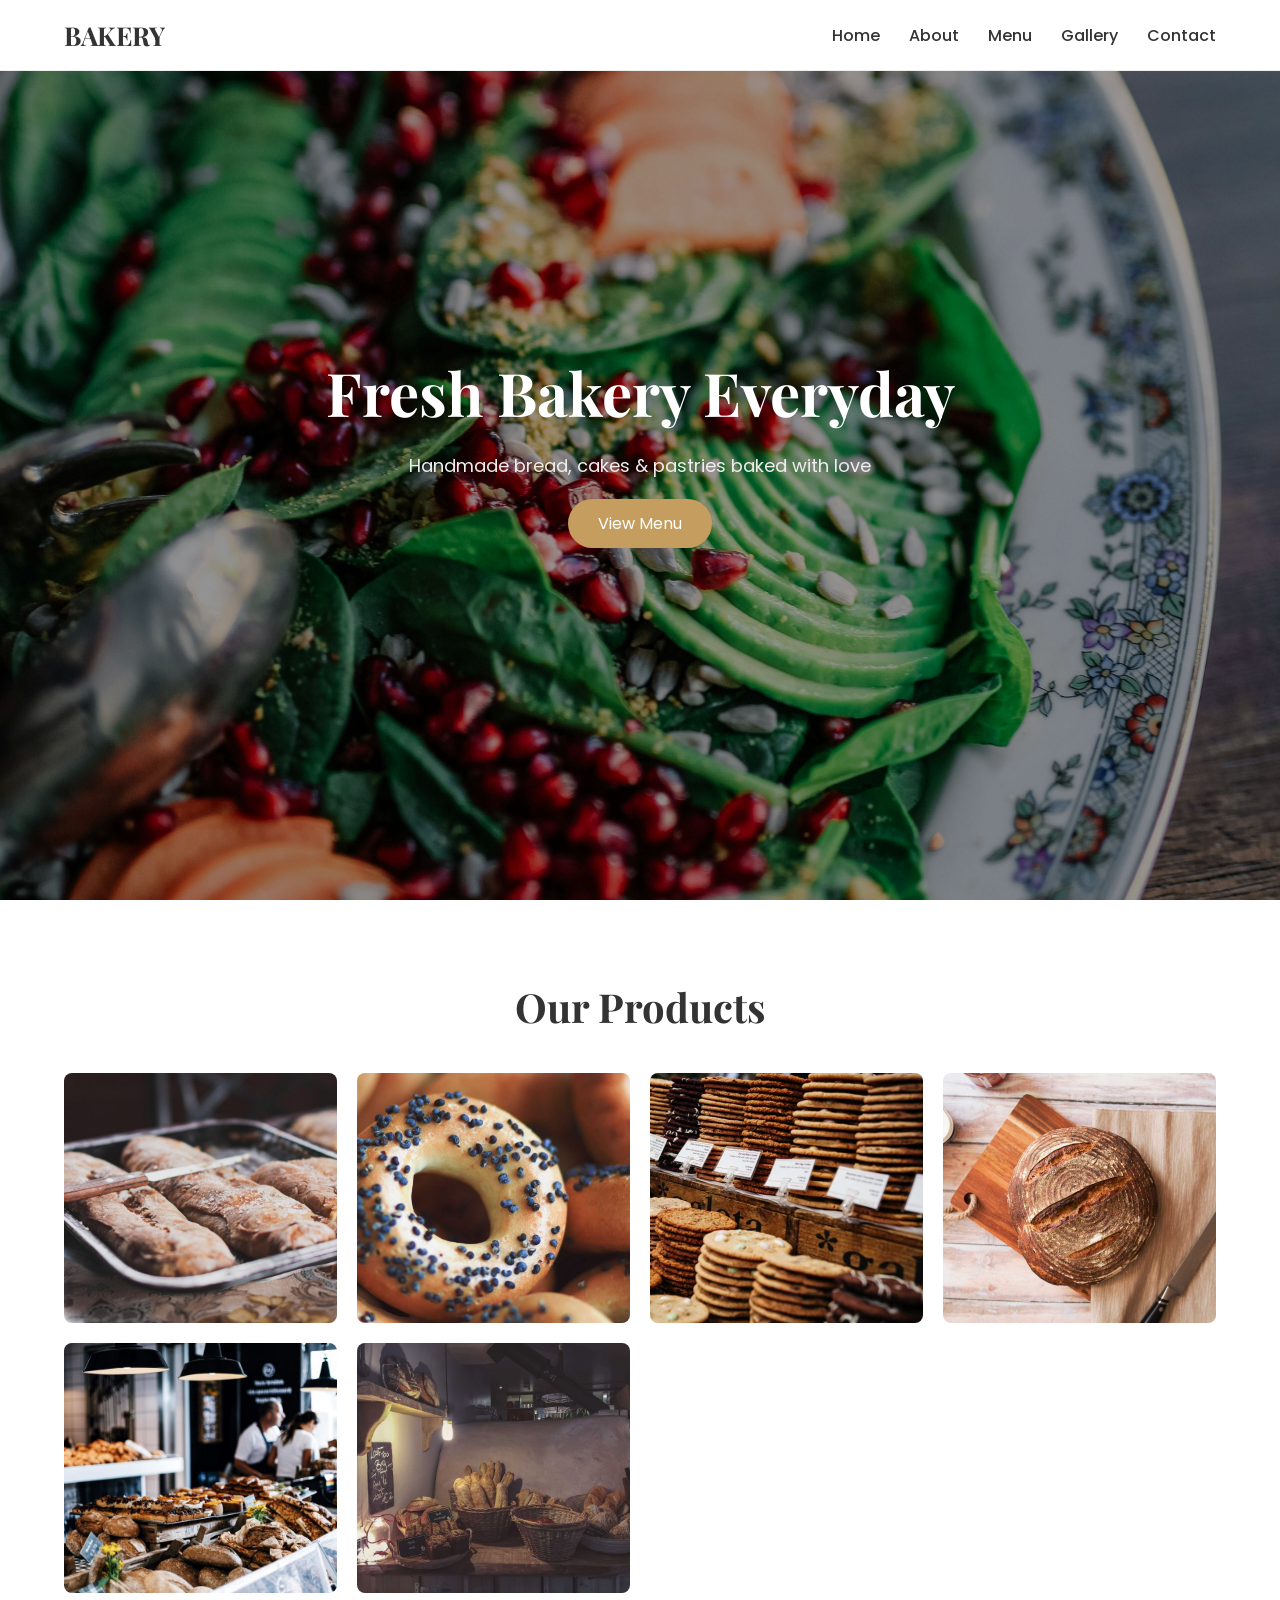
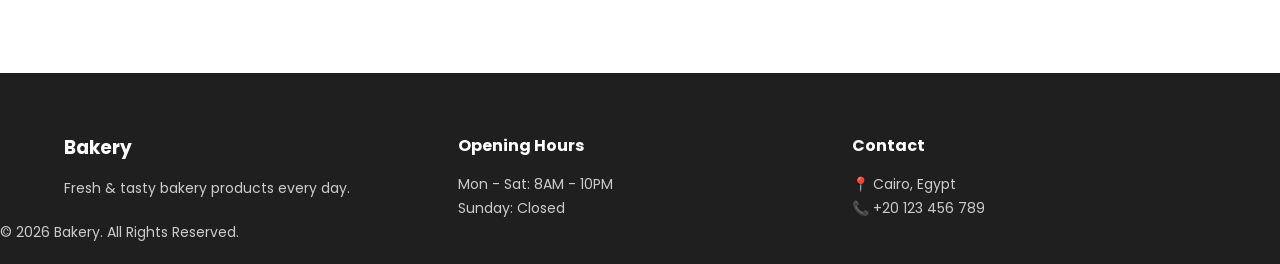
<file: BAKERY/index.htm>
<!DOCTYPE html>
<html lang="en">
<head>
    <meta charset="UTF-8">
    <title>Bakery</title>
    <link rel="stylesheet" href="style.css">
    <link href="https://fonts.googleapis.com/css2?family=Playfair+Display:wght@400;600;700&family=Poppins:wght@300;400;500&display=swap" rel="stylesheet">
</head>
<body>

<!-- ===== HEADER ===== -->
<header class="header">
    <div class="container nav">
        <div class="logo">BAKERY</div>
        <nav>
            <a href="#">Home</a>
            <a href="#">About</a>
            <a href="#">Menu</a>
            <a href="#">Gallery</a>
            <a href="#">Contact</a>
        </nav>
    </div>
</header>

<!-- ===== HERO / OFFER ===== -->
<section class="hero">
    <div class="hero-content">
        <h1>Fresh Bakery Everyday</h1>
        <p>Handmade bread, cakes & pastries baked with love</p>
        <a href="#" class="btn">View Menu</a>
    </div>
</section>

<!-- ===== GALLERY ===== -->
<section class="gallery">
    <h2>Our Products</h2>
    <div class="gallery-grid">
        <img src="images/alexandru-stavrica-170390-800x760.jpg" alt="">
        <img src="images/stas-ovsky-123540-600x500.jpg" alt="">
        <img src="images/clem-onojeghuo-206832-600x500.jpg" alt="">
        <img src="images/ben-garratt-134774-600x500.jpg" alt="">
        <img src="images/full-2-800x640.jpg" alt="">
        <img src="images/drew-coffman-1872.jpg" alt="">
    </div>
</section>

<!-- ===== FOOTER ===== -->
<footer class="footer">
    <div class="container footer-content">
        <div>
            <h3>Bakery</h3>
            <p>Fresh & tasty bakery products every day.</p>
        </div>
        <div>
            <h4>Opening Hours</h4>
            <p>Mon - Sat: 8AM - 10PM</p>
            <p>Sunday: Closed</p>
        </div>
        <div>
            <h4>Contact</h4>
            <p>📍 Cairo, Egypt</p>
            <p>📞 +20 123 456 789</p>
        </div>
    </div>
    <p class="copyright">© 2026 Bakery. All Rights Reserved.</p>
</footer>

</body>
</html>
</file>
<file: BAKERY/style.css>
* {
    margin: 0;
    padding: 0;
    box-sizing: border-box;
}

body {
    font-family: 'Poppins', sans-serif;
    color: #333;
}

/* ===== HEADER ===== */
.header {
    position: fixed;
    width: 100%;
    background: #fff;
    border-bottom: 1px solid #eee;
    z-index: 1000;
}

.container {
    width: 90%;
    max-width: 1200px;
    margin: auto;
}

.nav {
    display: flex;
    justify-content: space-between;
    align-items: center;
    height: 70px;
}

.logo {
    font-family: 'Playfair Display', serif;
    font-size: 26px;
    font-weight: 700;
}

nav a {
    margin-left: 25px;
    text-decoration: none;
    color: #333;
    font-weight: 500;
}

nav a:hover {
    color: #c59d5f;
}

/* ===== HERO ===== */
.hero {
    height: 100vh;
    background: linear-gradient(rgba(0,0,0,.4), rgba(0,0,0,.4)),
    url("images/photo-1511690743698-d9d85f2fbf38.jpeg") center/cover;
    display: flex;
    align-items: center;
    justify-content: center;
    text-align: center;
}

.hero-content h1 {
    font-family: 'Playfair Display', serif;
    font-size: 60px;
    color: #fff;
}

.hero-content p {
    color: #eee;
    margin: 20px 0;
    font-size: 18px;
}

.btn {
    display: inline-block;
    padding: 12px 30px;
    background: #c59d5f;
    color: #fff;
    text-decoration: none;
    border-radius: 30px;
    transition: 0.3s;
}

.btn:hover {
    background: #a37d43;
}

/* ===== GALLERY ===== */
.gallery {
    padding: 80px 0;
    text-align: center;
}

.gallery h2 {
    font-family: 'Playfair Display', serif;
    font-size: 40px;
    margin-bottom: 40px;
}

.gallery-grid {
    width: 90%;
    max-width: 1200px;
    margin: auto;
    display: grid;
    grid-template-columns: repeat(auto-fit, minmax(250px, 1fr));
    gap: 20px;
}

.gallery-grid img {
    width: 100%;
    height: 250px;
    object-fit: cover;
    border-radius: 8px;
    transition: transform .4s;
}

.gallery-grid img:hover {
    transform: scale(1.05);
}

/* ===== FOOTER ===== */
.footer {
    background: #1f1f1f;
    color: #ccc;
    padding: 60px 0 20px;
}

.footer-content {
    display: grid;
    grid-template-columns: repeat(auto-fit, minmax(220px, 1fr));
    gap: 30px;
}

.footer h3, .footer h4 {
    color: #fff;
    margin-bottom: 15px;
}

.footer p {
    font-size: 14px;
    line-height: 1.7;
}

copyright {
    text-align: center;
    margin-top: 30px;
    font-size: 13px;
}
</file>
